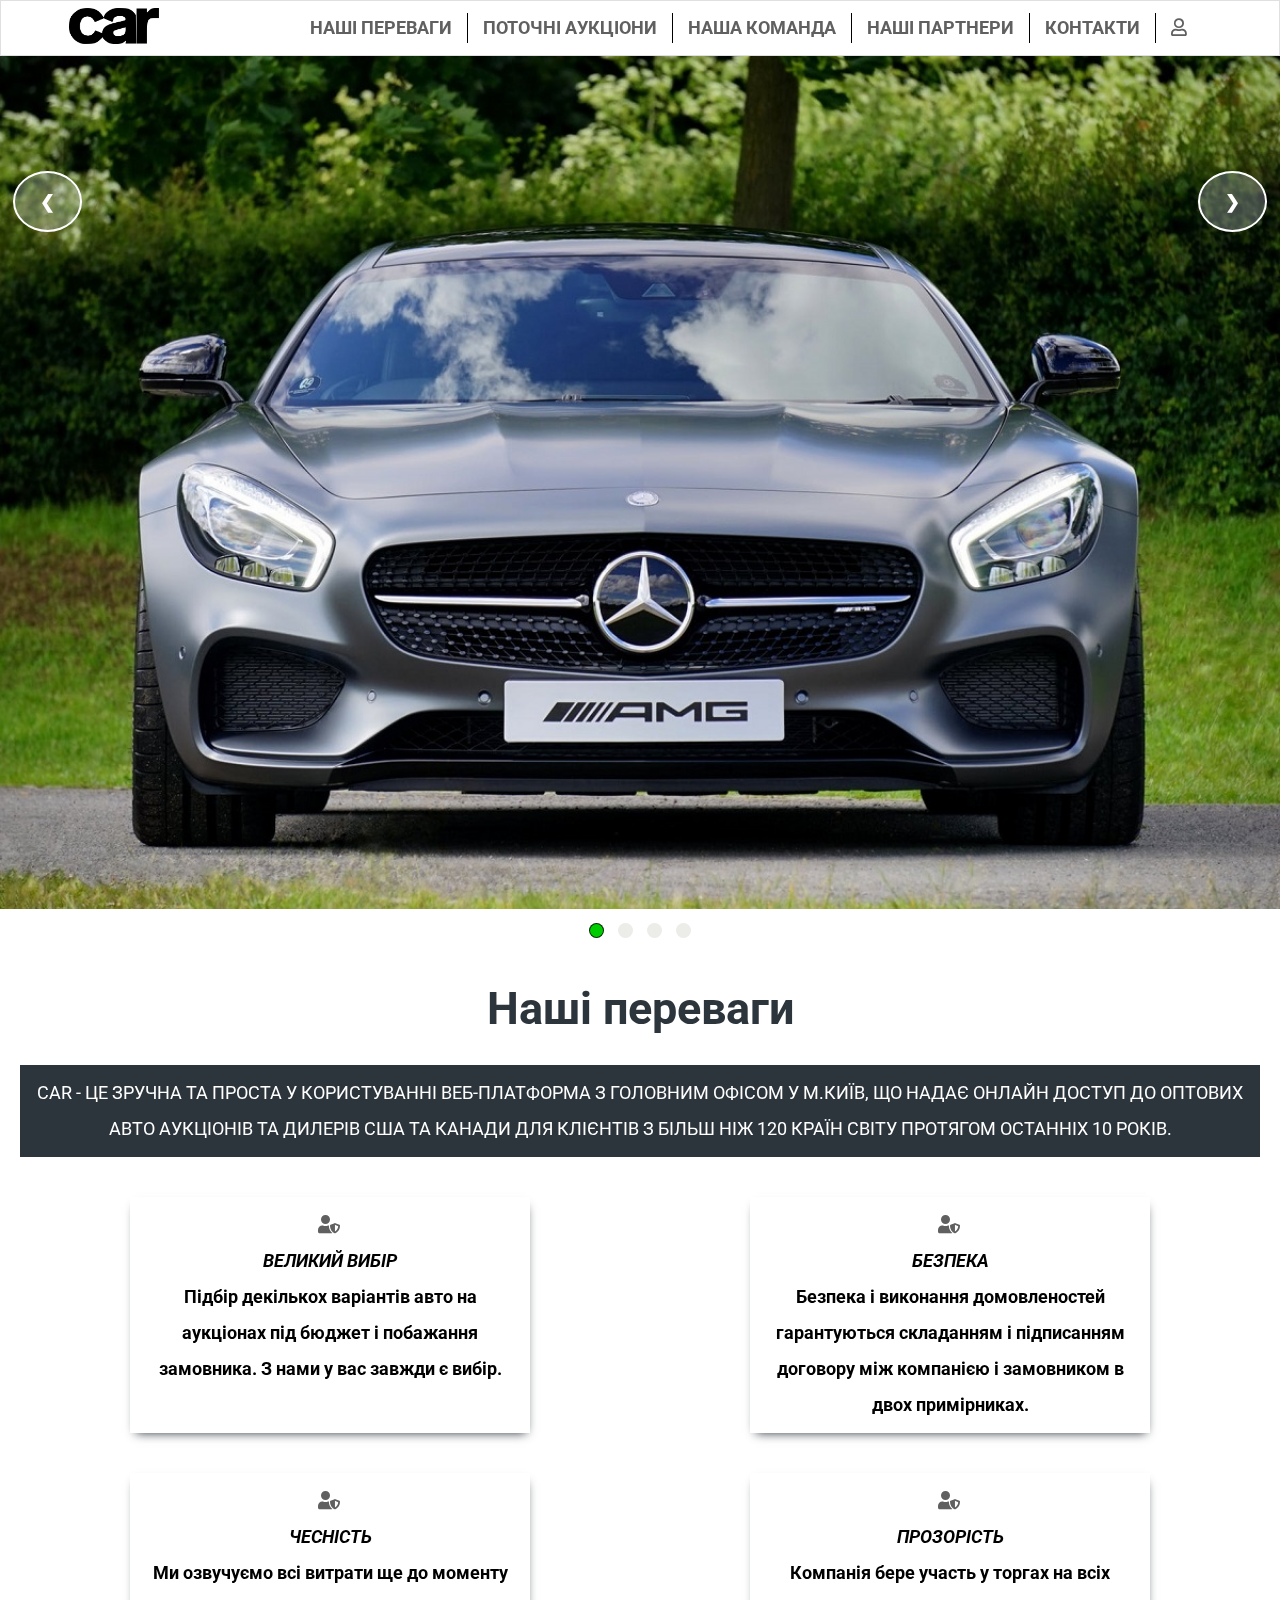
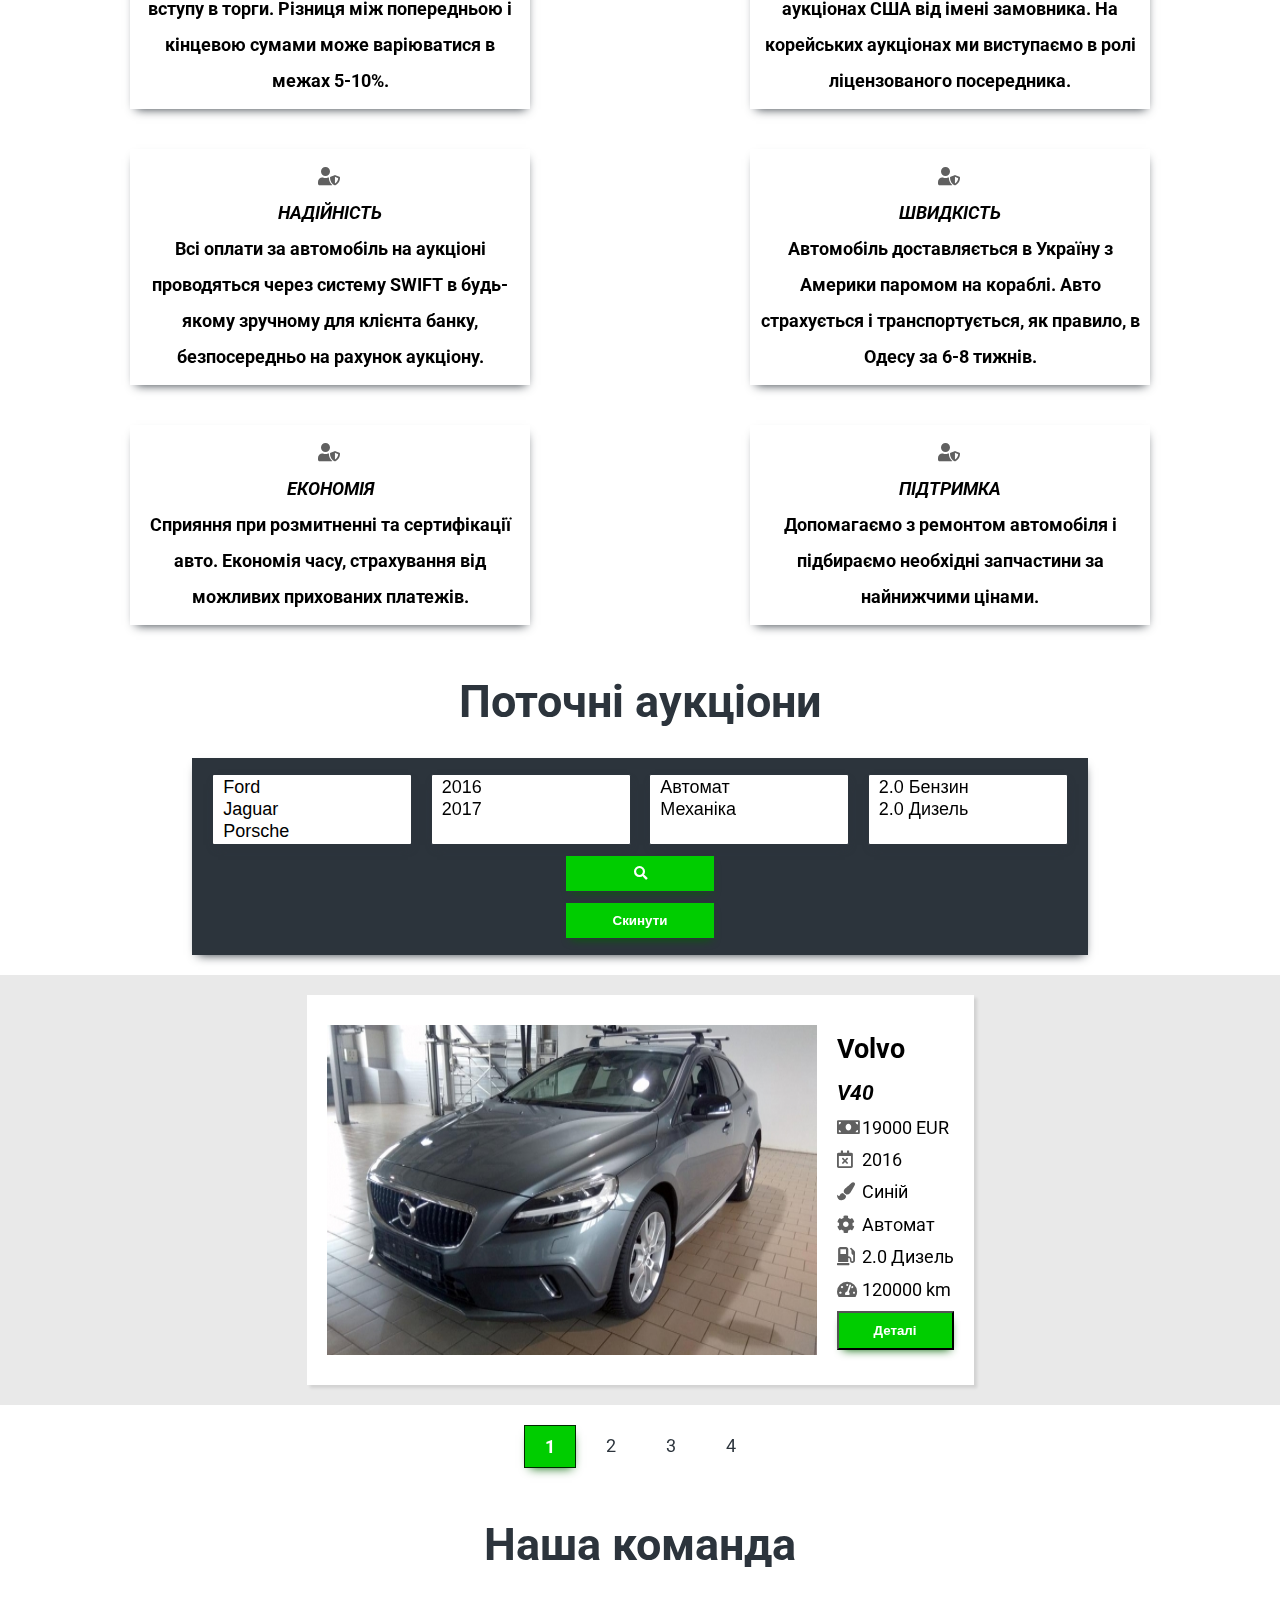
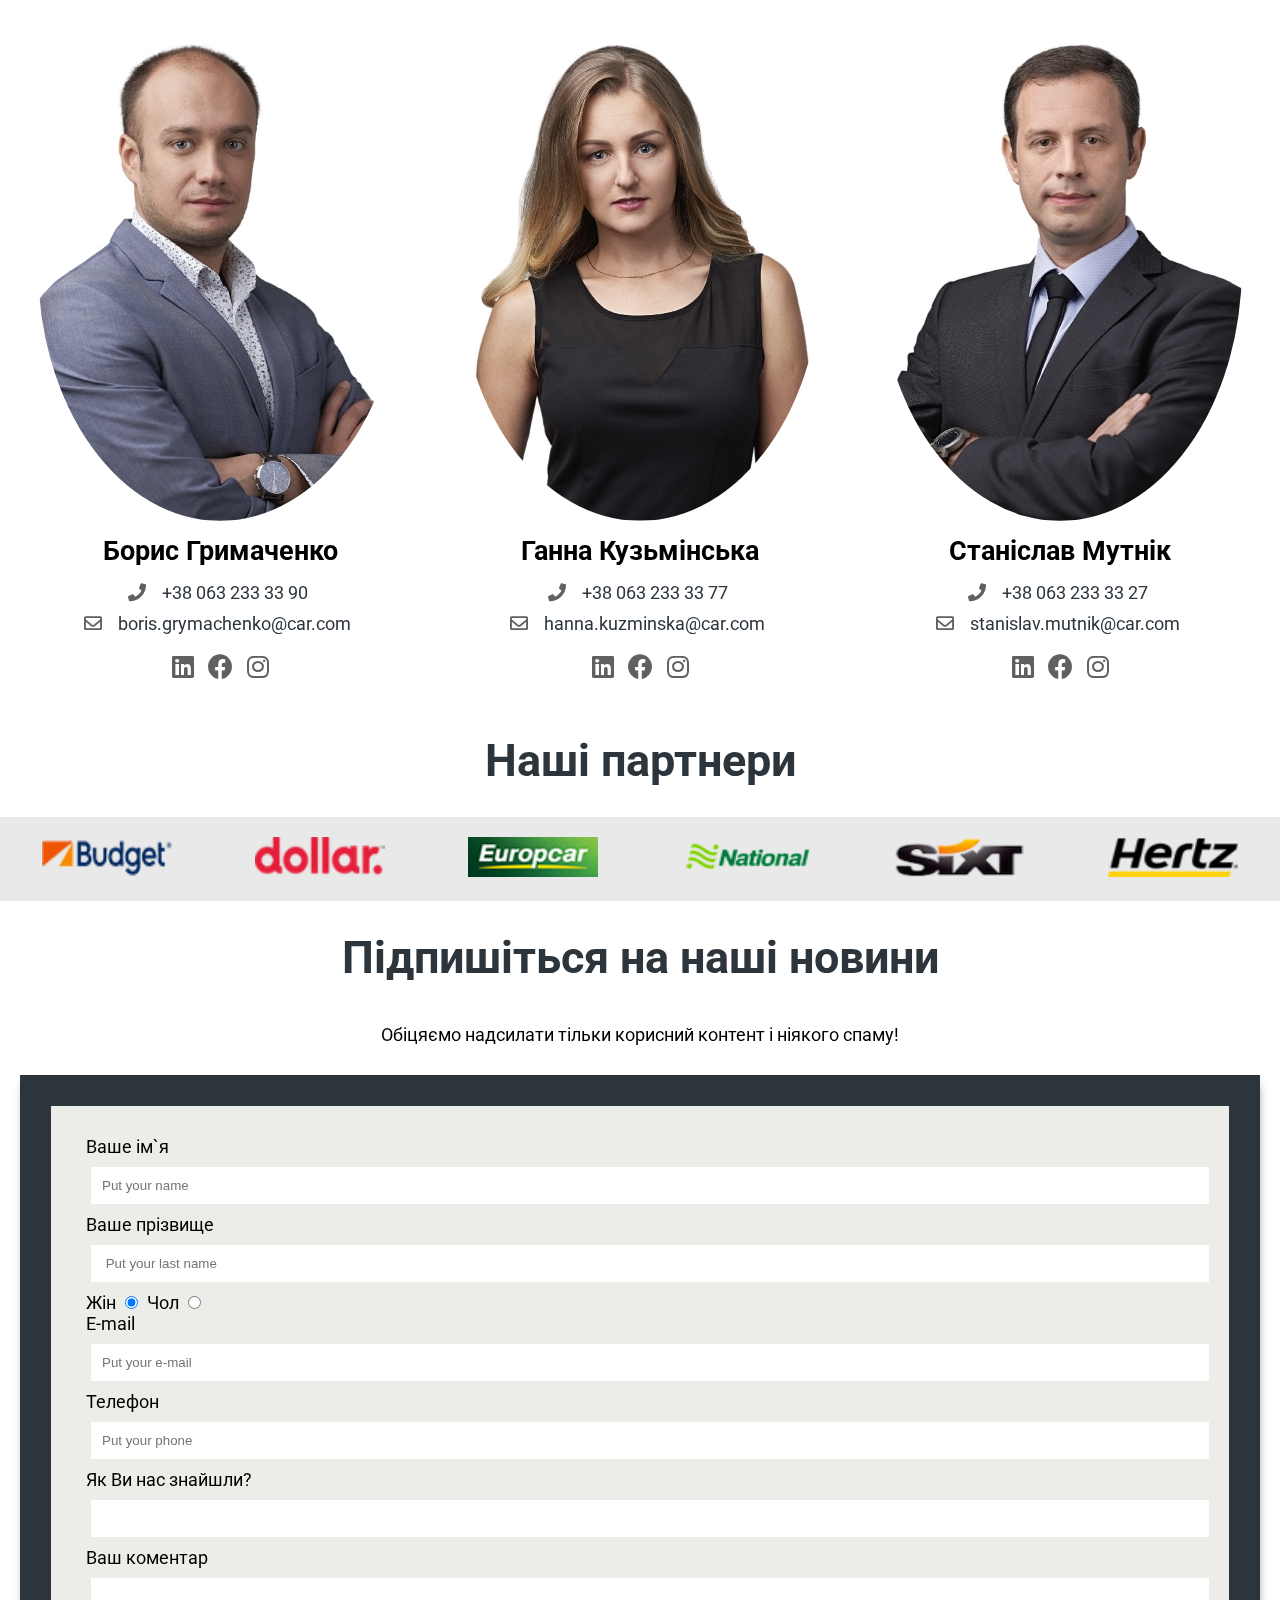
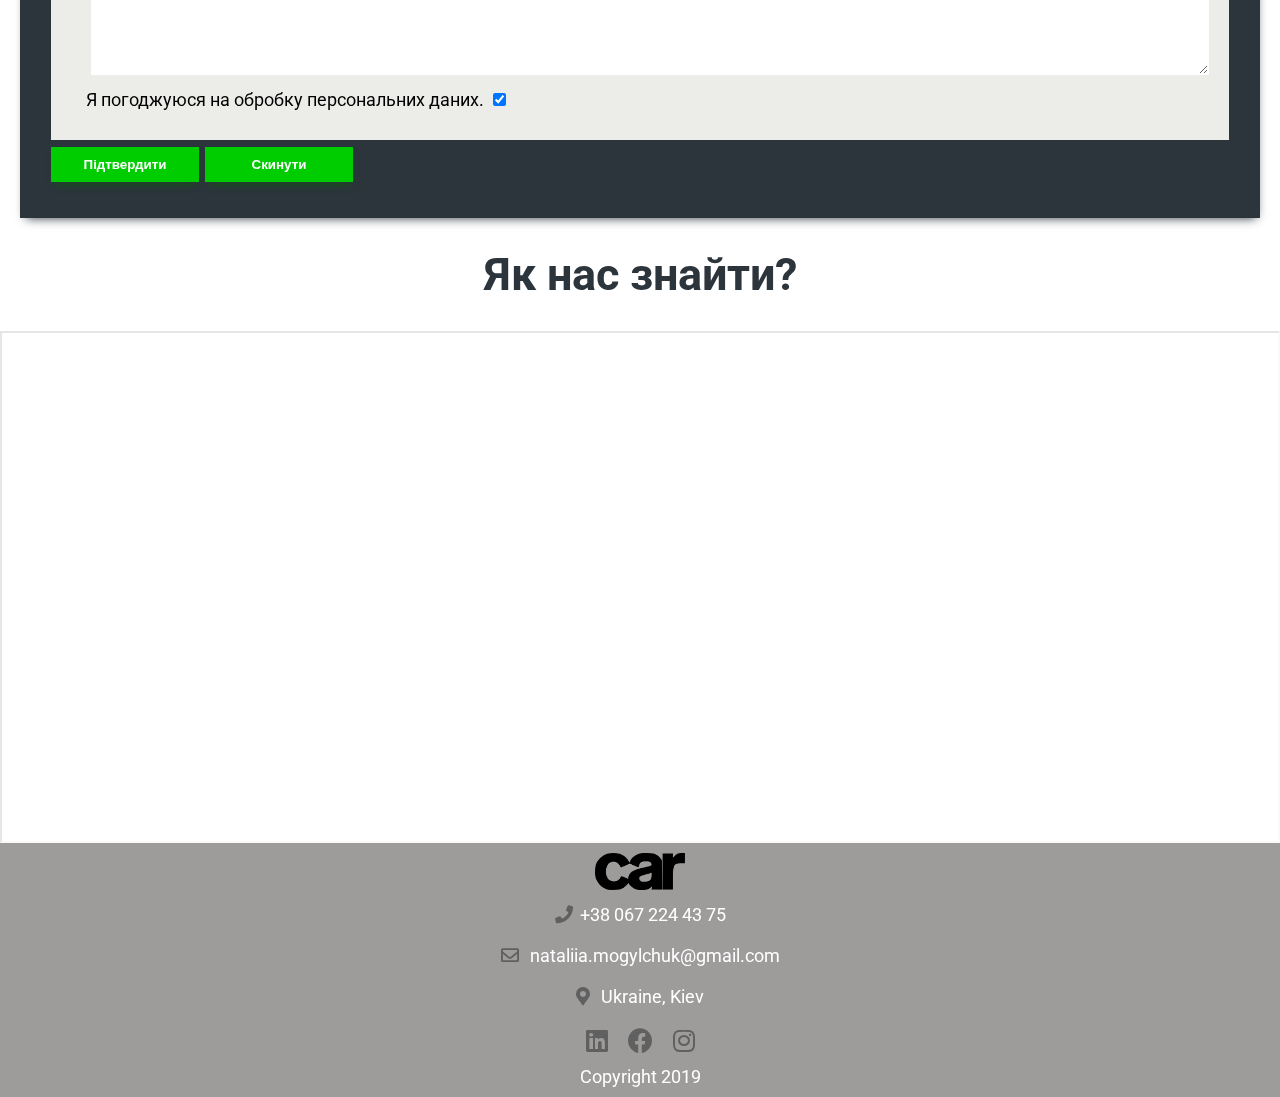
<file: index.html>
<!DOCTYPE html>
<html lang="uk">

<head>
    <title>Сar Auction - головний автомобільний онлайн-аукціон в Україні</title>
    <meta charset="UTF-8">
    <meta name="description"
        content="Пропонуємо великий модельний ряд авто, надійність, чесність, безпеку, сервісну підтримку 24/7. Заходьте та обирайте свою улюблену модель. Станьте на крок ближче до своєї мрії. 067 224 43 75.">
    <meta name="keywords" content="car, кар, аукціон, онлайн-аукціон">
    <meta name="viewport" content="width=device-width, initial-scale=1.0">
    <meta http-equiv="X-UA-Compatible" content="IE-edge">
    <meta name="robots" content="index, follow">
    <link rel="stylesheet" type="text/css" href="style/header.css">
    <link rel="stylesheet" type="text/css" href="style/main.css">
    <link rel="stylesheet" type="text/css" href="style/lots.css">
    <link rel="stylesheet" type="text/css" href="style/footer.css">
    <link rel="stylesheet" type="text/css" href="style/media.css">
    <link rel="stylesheet" href="https://use.fontawesome.com/releases/v5.5.0/css/all.css">
</head>

<body>

    <!-- Menu -->

    <header>
        <div class="header__content">
            <a href="index.html" class="header__logo-container">
                <img class="header__logo" src="img/logo.png" alt="Logo">
            </a>

            <nav>
                <input type="checkbox" id="menu-btn" class="menu-btn">
                <label class="menu-icon" for="menu-btn"><span class="nav-icon"></span></label>

                <ul class="nav">
                    <li class="nav__item">
                        <a href="#advantages__title">Наші переваги</a>

                        <ul class="nav__item-submenu">
                            <li><a href="#" class="nav__item-link">Submenu1</a></li>
                            <li><a href="#" class="nav__item-link">Submenu1</a></li>
                            <li><a href="#" class="nav__item-link">Submenu1</a></li>
                        </ul>
                    </li>

                    <li class="devider"></li>

                    <li class="nav__item">
                        <a href="#auction__title">Поточні аукціони</a>
                        <ul class="nav__item-submenu">
                            <li><a href="#" class="nav__item-link">Submenu1</a></li>
                            <li><a href="#" class="nav__item-link">Submenu1</a></li>
                            <li><a href="#" class="nav__item-link">Submenu1</a></li>
                        </ul>
                    </li>

                    <li class="devider"></li>

                    <li class="nav__item">
                        <a href="#team__title">Наша команда</a>
                        <ul class="nav__item-submenu">
                            <li><a href="#" class="nav__item-link">Submenu1</a></li>
                            <li><a href="#" class="nav__item-link">Submenu1</a></li>
                            <li><a href="#" class="nav__item-link">Submenu1</a></li>
                        </ul>
                    </li>

                    <li class="devider"></li>

                    <li class="nav__item">
                        <a href="#partner__title">Наші партнери</a>
                        <ul class="nav__item-submenu">
                            <li><a href="#" class="nav__item-link">Submenu1</a></li>
                            <li><a href="#" class="nav__item-link">Submenu1</a></li>
                            <li><a href="#" class="nav__item-link">Submenu1</a></li>
                        </ul>
                    </li>

                    <li class="devider"></li>

                    <li class="nav__item">
                        <a href="#footer__contacts">Контакти</a>
                    </li>

                    <li class="devider"></li>

                    <li class="nav__item">
                        <a href="registration_form.html"><i class="far fa-user"></i></a>
                    </li>
                </ul>
            </nav>
        </div>
    </header>

    <main>

        <!-- Slider -->

        <section>
            <figure class="slider">
                <div class="slider__image">
                    <img src="img/slider/slider_photo1.jpeg" style="width: 100%" alt="slider1">
                    <a href=""></a>
                </div>
                <div class="slider__image">
                    <img src="img/slider/slider_photo2.jpg" style="width: 100%" alt="slider2">
                    <a href=""></a>
                </div>
                <div class="slider__image">
                    <img src="img/slider/slider_photo3.jpg" style="width: 100%" alt="slider3">
                    <a href=""></a>
                </div>
                <div class="slider__image">
                    <img src="img/slider/slider_photo4.jpeg" style="width: 100%" alt="slider4">
                    <a href=""></a>
                </div>
                <div class="slider__image">
                    <img src="img/slider/slider_photo1.jpeg" style="width: 100%" alt="slider1">
                    <a href=""></a>
                </div>

                <a class="prev" onclick="plusSlides(-1)">&#10094</a>
                <a class="next" onclick="plusSlides(1)">&#10095</a>
                <div style="text-align: center;">
                    <span class="dot" onclick="currentSlide(1)"></span>
                    <span class="dot" onclick="currentSlide(2)"></span>
                    <span class="dot" onclick="currentSlide(3)"></span>
                    <span class="dot" onclick="currentSlide(4)"></span>
                </div>
            </figure>
        </section>

        <!-- Advantages -->

        <section>
            <h2 id="advantages__title">Наші переваги</h2>
            <p class="advantages__details"> СAR - це зручна та проста у користуванні веб-платформа з
                головним офісом у м.Київ, що надає онлайн доступ до оптових авто аукціонів та дилерів США та
                Канади для клієнтів з більш ніж 120 країн світу протягом останніх 10 років.</p>
            <div class="advantages"></div>
        </section>

        <!-- Search button -->

        <section>
            <h2 id="auction__title">Поточні аукціони</h2>
            <form class="search" action="#" method="get">
                <select id="brand" name="brand" size="3"></select>
                <select id="year" name="year" size="3"></select>
                <select id="gearbox" name="gearbox" size="3"></select>
                <select id="engine" name="engine" size="3"></select>
                <div class="search__buttons">
                    <button type="submit" onclick="return searchLots();">
                        <i class="fa fa-search"></i>
                    </button>
                    <input type="reset" onclick="return clearSearch();" value="Скинути">
                </div>
            </form>

            <!-- Auction -->
            <div id="auction__lots"></div>
        </section>

        <!-- Pagination -->

        <section id="pagination"></section>

        <!-- Team -->

        <section>
            <h2 id="team__title">Наша команда</h2>
            <div class="team"></div>
        </section>

        <!-- Partnerts -->

        <section>
            <h2 id="partner__title">Наші партнери</h2>
            <div class="partner__logos" id="partners"></div>
        </section>

        <!-- Contact information -->
        <h2 id="form__title">Підпишіться на наші новини</h2>
        <p class="form__description">Обіцяємо надсилати тільки корисний контент і ніякого спаму!</p>
        <form class="contact" action="#" method="post" target="_blank">
            <fieldset>
                <label for="firstname">Ваше ім`я</label>
                <input id="firstname" type="text" name="firstname" pattern="[A-Za-z]{1,32}"
                    title=" Your name should only contain upper and lowercase letters (e.g. Ivan)"
                    placeholder="Put your name" size="30" maxlength="100" required>

                <label for="lastname">Ваше прізвище</label>
                <input id="lastname" type="text" name="lastname" pattern="[A-Za-z]{1,32}"
                    title=" Your last name should only contain upper and lowercase letters (e.g. Ivanov)"
                    placeholder=" Put your last name" required>

                <label for="female">Жін</label>
                <input id="female" type="radio" name="gender" value="female" checked>

                <label for="male">Чол</label>
                <input id="male" type="radio" name="gender" value="female">
                <br />
                <label for="mail">E-mail</label>
                <input id="mail" type="email" title="Your e-mail should contain @ (e.g. ivanov@gmail.com)"
                    placeholder="Put your e-mail" required>

                <label for="phone">Телефон</label>
                <input id="phone" type="tel" pattern="^\+38 \d{3}-\d{3}-\d{2}-\d{2}"
                    title="Your phone should only contain numbers and format +38 000-000-00-00)"
                    placeholder="Put your phone" required>

                <label for="networks">Як Ви нас знайшли?</label>
                <input type="text" name="networks" id="networks" list="networks_list">

                <datalist id="networks_list">
                    <option value="website"></option>
                    <option value="facebook"></option>
                    <option value="instagram"></option>
                    <option value="friends recommendation"></option>
                </datalist>

                <label for="message">Ваш коментар</label>
                <textarea id="message" name="message" rows="5" cols="30" maxlength="1000"></textarea>

                <label for="data">Я погоджуюся на обробку персональних даних.</label>
                <input id="data" type="checkbox" checked required>
            </fieldset>

            <input type="submit" value="Підтвердити">
            <input type="reset" value="Скинути">
        </form>


        <!-- Map -->

        <section>
            <h2 id="map__title">Як нас знайти?</h2>
            <div id="map">
                <iframe
                    src="https://www.google.com/maps/embed?pb=!1m18!1m12!1m3!1d2541.1905986436523!2d30.619127916026933!3d50.437550379473635!2m3!1f0!2f0!3f0!3m2!1i1024!2i768!4f13.1!3m3!1m2!1s0x40d4c568143feba1%3A0x81deed3e317d95af!2z0JrQvtC80YTQvtGA0YIg0KLQsNGD0L0!5e0!3m2!1sru!2sua!4v1573592954615!5m2!1sru!2sua"
                    allowfullscreen="">
                </iframe>
            </div>
        </section>
    </main>

    <footer>
        <div id="footer__contacts">
            <a href="#" class="header__logo-container">
                <img class="header__logo" src="img/logo.png" alt="Logo">
            </a>
            <p class="footer__phone"><i class="fas fa-phone"></i><a href="tel:+380672244375" title="Call me!">+38
                    067
                    224 43
                    75</a></p>
            <p class="footer__mail"><i class="far fa-envelope"></i> <a href="mailto:nataliia.mogylchuk@gmail.com"
                    title="Write me!" target="_blank">nataliia.mogylchuk@gmail.com</a></p>
            <p class="footer__address"><i class="fas fa-map-marker-alt"></i>Ukraine, Kiev</p>
            <div class="footer__network">
                <a href="https://ua.linkedin.com/in/nataliia-mogylchuk-68328667" title="Visit my Linkedin page"
                    target="_blank"><i class="fab fa-linkedin"></i></a>
                <a href="https://www.facebook.com/public/Nataliia-Mogylchuk" title="Visit my Facebook page"
                    target="_blank"><i class="fab fa-facebook"></i></a>
                <a href="http://www.autgram.com/u/natalka_mogylchuk" title="Visit my Instagram page" target="_blank"><i
                        class="fab fa-instagram"></i></a>
            </div>
            <p class="footer__owner">Copyright 2019</p>
        </div>
    </footer>



    <script type="text/javascript" src="script/data_lots.js"></script>
    <script type="text/javascript" src="script/template_lot.js"></script>

    <script type="text/javascript" src="script/main.js"></script>
    <script type="text/javascript" src="script/data_advantages.js"></script>
    <script type="text/javascript" src="script/template_advantage.js"></script>
    <script type="text/javascript" src="script/slider_main.js"></script>
    <script type="text/javascript" src="script/data_partners.js"></script>
    <script type="text/javascript" src="script/template_partner.js"></script>

    <script type="text/javascript" src="script/data_team_members.js"></script>
    <script type="text/javascript" src="script/template_team_member.js"></script>
</body>

</html>
</file>
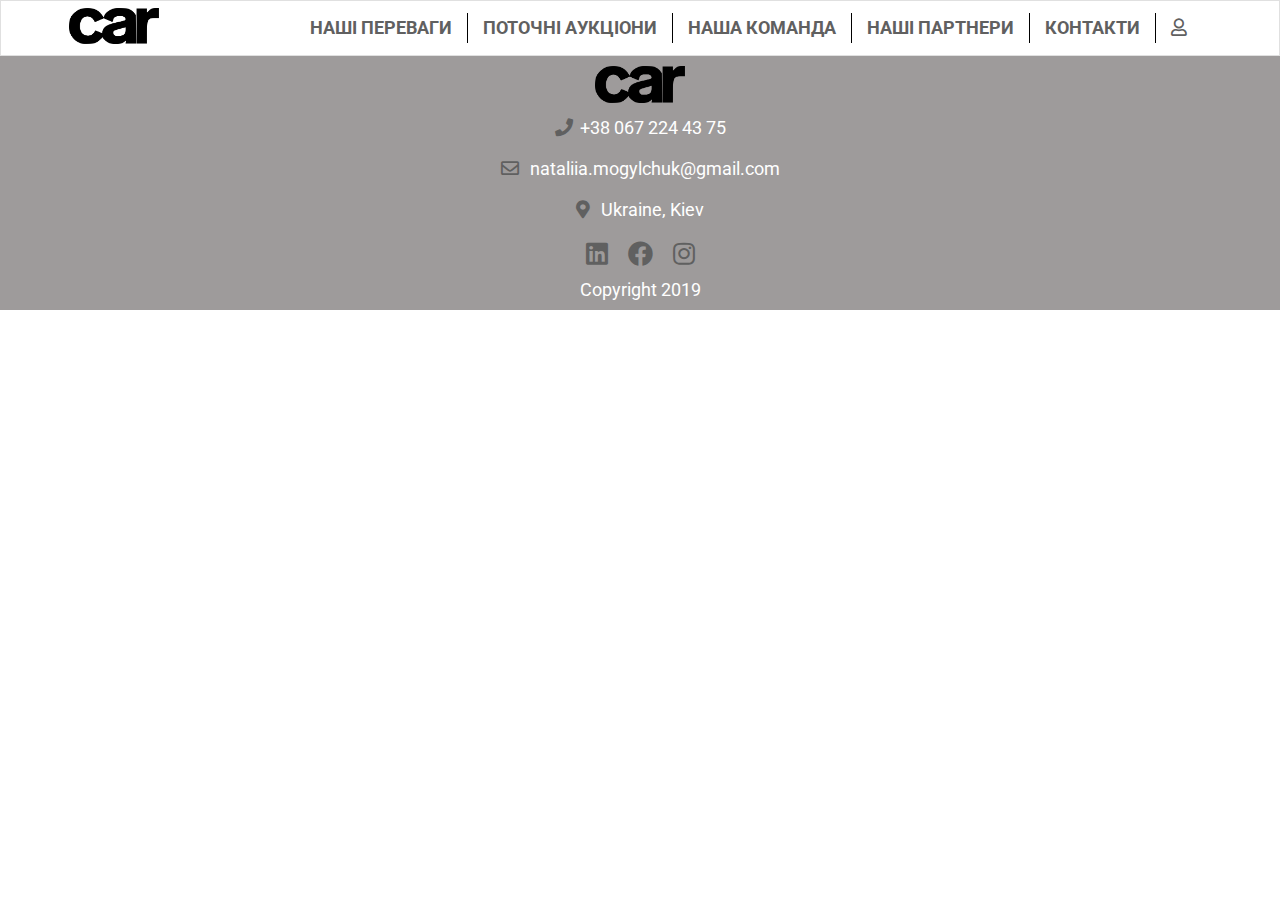
<file: lots_card.html>
<!DOCTYPE html>
<html lang="uk">

<head>
 <title>Сar Auction - головний автомобільний онлайн-аукціон в Україні</title>
    <meta charset="UTF-8">
    <meta name="description" content="Пропонуємо великий модельний ряд авто, надійність, чесність, безпеку, сервісну підтримку 24/7. Заходьте та обирайте свою улюблену модель. Станьте на крок ближче до своєї мрії. 067 224 43 75.">
    <meta name="keywords" content="car, кар, аукціон, онлайн-аукціон"> 
    <meta name="viewport" content="width=device-width, initial-scale=1.0">
    <meta http-equiv="X-UA-Compatible" content="IE-edge">
    <meta name="robots" content="index, follow">
    <link rel="stylesheet" type="text/css" href="style/header.css">
    <link rel="stylesheet" type="text/css" href="style/main.css">
    <link rel="stylesheet" type="text/css" href="style/lots.css">
    <link rel="stylesheet" type="text/css" href="style/footer.css">
    <link rel="stylesheet" type="text/css" href="style/media.css">
    <link rel="stylesheet" href="https://use.fontawesome.com/releases/v5.5.0/css/all.css">
</head>

<body>
  <!-- Menu -->

  <header>
    <div class="header__content">
        <a href="index.html" class="header__logo-container">
            <img class="header__logo" src="img/logo.png" alt="Logo">
        </a>

        <nav>
            <input type="checkbox" id="menu-btn" class="menu-btn"></input>
            <label class="menu-icon" for="menu-btn"><span class="nav-icon"></span></label>

            <ul class="nav">
                <li class="nav__item">
                    <a href="index.html#advantages__title">Наші переваги</a>

                    <ul class="nav__item-submenu">
                        <li><a href="#" class="nav__item-link">Submenu1</a></li>
                        <li><a href="#" class="nav__item-link">Submenu1</a></li>
                        <li><a href="#" class="nav__item-link">Submenu1</a></li>
                    </ul>
                </li>

                <li class="devider"></li>

                <li class="nav__item">
                    <a href="index.html#auction__title">Поточні аукціони</a>
                    <ul class="nav__item-submenu">
                        <li><a href="#" class="nav__item-link">Submenu1</a></li>
                        <li><a href="#" class="nav__item-link">Submenu1</a></li>
                        <li><a href="#" class="nav__item-link">Submenu1</a></li>
                    </ul>
                </li>

                <li class="devider"></li>

                <li class="nav__item">
                    <a href="index.html#team__title">Наша команда</a>
                    <ul class="nav__item-submenu">
                        <li><a href="#" class="nav__item-link">Submenu1</a></li>
                        <li><a href="#" class="nav__item-link">Submenu1</a></li>
                        <li><a href="#" class="nav__item-link">Submenu1</a></li>
                    </ul>
                </li>

                <li class="devider"></li>

                <li class="nav__item">
                    <a href="index.html#partner__title">Наші партнери</a>
                    <ul class="nav__item-submenu">
                        <li><a href="#" class="nav__item-link">Submenu1</a></li>
                        <li><a href="#" class="nav__item-link">Submenu1</a></li>
                        <li><a href="#" class="nav__item-link">Submenu1</a></li>
                    </ul>
                </li>

                <li class="devider"></li>

                <li class="nav__item">
                    <a href="#footer__contacts">Контакти</a>
                </li>
                
                <li class="devider"></li>

                <li class="nav__item">
                    <a href="registration_form.html"><i class="far fa-user"></i></a>
                </li>
            </ul>
        </nav>
    </div>
</header>

  <main>
    <div id="lot__fullinformation"></div>
  </main>

  <footer>
    <div id="footer__contacts">
        <a href="#" class="header__logo-container">
            <img class="header__logo" src="img/logo.png" alt="Logo">
        </a>
        <p class="footer__phone"><i class="fas fa-phone"></i><a href="tel:+380672244375" title="Call me!">+38
                067
                224 43
                75</a></p>
        <p class="footer__mail"><i class="far fa-envelope"></i> <a href="mailto:nataliia.mogylchuk@gmail.com"
                title="Write me!" target="_blank">nataliia.mogylchuk@gmail.com</a></p>
        <p class="footer__address"><i class="fas fa-map-marker-alt"></i>Ukraine, Kiev</p>
        <div class="footer__network">
            <a href="https://ua.linkedin.com/in/nataliia-mogylchuk-68328667" title="Visit my Linkedin page"
                target="_blank"><i class="fab fa-linkedin"></i></a>
            <a href="https://www.facebook.com/public/Nataliia-Mogylchuk" title="Visit my Facebook page"
                target="_blank"><i class="fab fa-facebook"></i></a>
            <a href="http://www.autgram.com/u/natalka_mogylchuk" title="Visit my Instagram page"
                target="_blank"><i class="fab fa-instagram"></i></a>
        </div>
        <p class="footer__owner">Copyright 2019</p>
    </div>
</footer>

  <script type="text/javascript" src="script/template_lots_card.js"></script>
  <script type="text/javascript" src="script/slider_lot.js"></script>

</body>

</html>
</file>
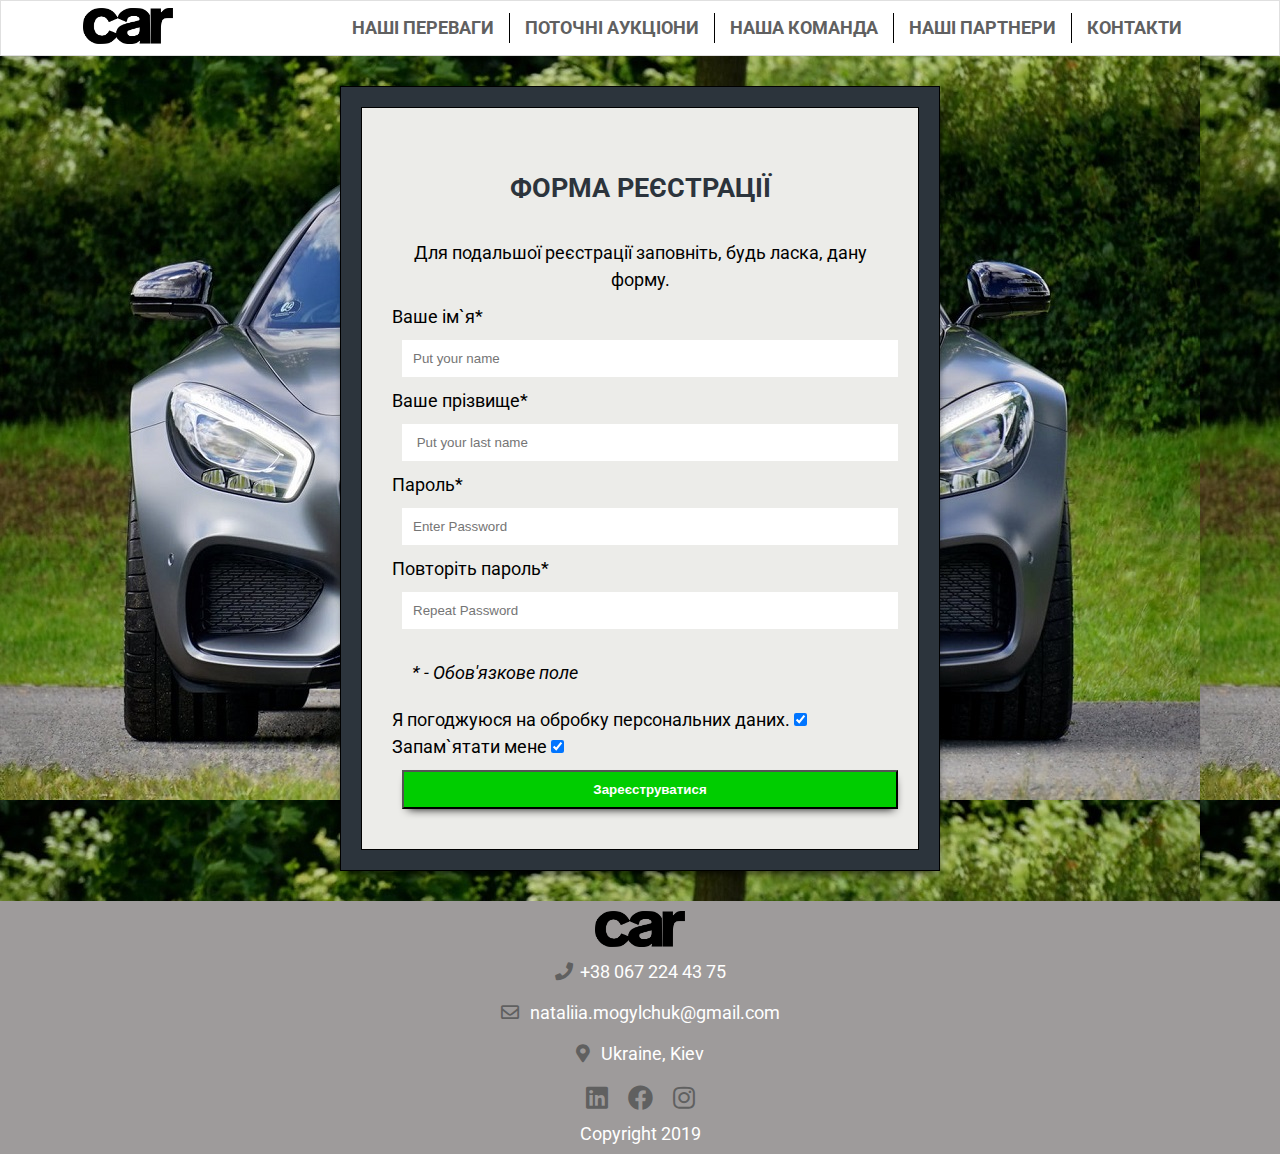
<file: registration_form.html>
<!DOCTYPE html>
<html lang="uk">

<head>
    <title>Сar Auction - головний автомобільний онлайн-аукціон в Україні</title>
    <meta charset="UTF-8">
    <meta name="description"
        content="Пропонуємо великий модельний ряд авто, надійність, чесність, безпеку, сервісну підтримку 24/7. Заходьте та обирайте свою улюблену модель. Станьте на крок ближче до своєї мрії. 067 224 43 75.">
    <meta name="keywords" content="car, кар, аукціон, онлайн-аукціон">
    <meta name="viewport" content="width=device-width, initial-scale=1.0">
    <meta http-equiv="X-UA-Compatible" content="ie-edge">
    <meta name="robots" content="index, follow">
    <link rel="stylesheet" type="text/css" href="style/main.css">
    <link rel="stylesheet" type="text/css" href="style/header.css">
    <link rel="stylesheet" type="text/css" href="style/footer.css">
    <link rel="stylesheet" type="text/css" href="style/media.css">
    <link rel="stylesheet" type="text/css" href="style/registration_form.css">
    <link rel="stylesheet" href="https://use.fontawesome.com/releases/v5.5.0/css/all.css">
</head>

<body>

    <!-- Menu -->

    <header>
        <div class="header__content">
            <a href="index.html" class="header__logo-container">
                <img class="header__logo" src="img/logo.png" alt="Logo">
            </a>

            <nav>
                <input type="checkbox" id="menu-btn" class="menu-btn">
                <label class="menu-icon" for="menu-btn"><span class="nav-icon"></span></label>

                <ul class="nav">
                    <li class="nav__item">
                        <a href="index.html#advantages__title">Наші переваги</a>

                        <ul class="nav__item-submenu">
                            <li><a href="#" class="nav__item-link">Submenu1</a></li>
                            <li><a href="#" class="nav__item-link">Submenu1</a></li>
                            <li><a href="#" class="nav__item-link">Submenu1</a></li>
                        </ul>
                    </li>

                    <li class="devider"></li>

                    <li class="nav__item">
                        <a href="index.html#auction__title">Поточні аукціони</a>
                        <ul class="nav__item-submenu">
                            <li><a href="#" class="nav__item-link">Submenu1</a></li>
                            <li><a href="#" class="nav__item-link">Submenu1</a></li>
                            <li><a href="#" class="nav__item-link">Submenu1</a></li>
                        </ul>
                    </li>

                    <li class="devider"></li>

                    <li class="nav__item">
                        <a href="index.html#team__title">Наша команда</a>
                        <ul class="nav__item-submenu">
                            <li><a href="#" class="nav__item-link">Submenu1</a></li>
                            <li><a href="#" class="nav__item-link">Submenu1</a></li>
                            <li><a href="#" class="nav__item-link">Submenu1</a></li>
                        </ul>
                    </li>

                    <li class="devider"></li>

                    <li class="nav__item">
                        <a href="index.html#partner__title">Наші партнери</a>
                        <ul class="nav__item-submenu">
                            <li><a href="#" class="nav__item-link">Submenu1</a></li>
                            <li><a href="#" class="nav__item-link">Submenu1</a></li>
                            <li><a href="#" class="nav__item-link">Submenu1</a></li>
                        </ul>
                    </li>

                    <li class="devider"></li>

                    <li class="nav__item">
                        <a href="#footer__contacts">Контакти</a>
                    </li>
                </ul>
            </nav>
        </div>
    </header>

    <form class="registration__form" action="#" method="post" target="_blank">
        <fieldset>
            <h2 id="registration__title">Форма реєстрації</h2>
            <p class="registration__description">Для подальшої реєстрації заповніть, будь ласка, дану форму.</p>

            <label for="firstname">Ваше ім`я<span>*</span></label>
            <input id="firstname" type="text" name="firstname" pattern="[A-Za-z]{1,32}"
                title=" Your name should only contain upper and lowercase letters (e.g. Ivan)"
                placeholder="Put your name" size="30" maxlength="100" required>

            <label for="lastname">Ваше прізвище<span>*</span></label>
            <input id="lastname" type="text" name="lastname" pattern="[A-Za-z]{1,32}"
                title=" Your last name should only contain upper and lowercase letters (e.g. Ivanov)"
                placeholder=" Put your last name" required>

            <label for="password">Пароль<span>*</span></label>
            <input type="password" placeholder="Enter Password" id="password" required>

            <label for="password-repeat">Повторіть пароль<span>*</span></label>
            <input type="password" placeholder="Repeat Password" id="password-repeat" required>

            <p class="required"> * - Обов'язкове поле</p>

            <label for="data">Я погоджуюся на обробку персональних даних.</label>
            <input id="data" type="checkbox" id="personal-data" checked required>

            <label for="remember">Запам`ятати мене</label>
            <input type="checkbox" id="remember" checked required>

            <input type="submit" value="Зареєструватися">
        </fieldset>
    </form>

    <footer>
        <div id="footer__contacts">
            <a href="#" class="header__logo-container">
                <img class="header__logo" src="img/logo.png" alt="Logo">
            </a>
            <p class="footer__phone"><i class="fas fa-phone"></i><a href="tel:+380672244375" title="Call me!">+38
                    067
                    224 43
                    75</a></p>
            <p class="footer__mail"><i class="far fa-envelope"></i> <a href="mailto:nataliia.mogylchuk@gmail.com"
                    title="Write me!" target="_blank">nataliia.mogylchuk@gmail.com</a></p>
            <p class="footer__address"><i class="fas fa-map-marker-alt"></i>Ukraine, Kiev</p>
            <div class="footer__network">
                <a href="https://ua.linkedin.com/in/nataliia-mogylchuk-68328667" title="Visit my Linkedin page"
                    target="_blank"><i class="fab fa-linkedin"></i></a>
                <a href="https://www.facebook.com/public/Nataliia-Mogylchuk" title="Visit my Facebook page"
                    target="_blank"><i class="fab fa-facebook"></i></a>
                <a href="http://www.autgram.com/u/natalka_mogylchuk" title="Visit my Instagram page" target="_blank"><i
                        class="fab fa-instagram"></i></a>
            </div>
            <p class="footer__owner">Copyright 2019</p>
        </div>
    </footer>

</body>

</html>
</file>
<file: style/header.css>
/* header */

.header__content {
    display: flex;
    flex-wrap: wrap;
    justify-content: space-around;
    align-items: center;
    width: 100%;
    background: #ffffff;
    border: 1px solid #e0e0e0;
}

.header__logo-container img {
    width: 5em;
}

nav ul {
    display: flex;
    flex-wrap: wrap;
    justify-content: space-around;
}

nav ul li {
    position: relative;
    list-style: none;
}

nav ul li a {
    text-decoration: none;
    color: #606060;
    display: block;
    text-transform: uppercase;
    text-align: center;
    font-weight: bold;
    line-height: 3;
    padding: 0 5px;
    margin: 0 10px;  
}

nav ul li a:hover {
    color: #c00000;
}

nav ul li>.nav__item-submenu {
    position: absolute;
    display: none;
    background: white;
    list-style: none;
}

nav li:hover>.nav__item-submenu {
    display: block;
    visibility: visible;
    opacity: 1;
    z-index: 5;
    border-bottom: 5px solid #c00000;
    justify-content: left;
    width: 100%;
}

.devider {
    width: 1px;
    height: 30px;
    margin: auto;
    background: black;
}

.nav-icon {
    background: #000000;
    height: 2px;
    width: 18px;
    display: block;
    position: relative;
    text-align: center;
    cursor: pointer;
}

.nav-icon::before, .nav-icon::after {
    position: absolute;
    content: "";
    background: #000000;
    display: block;
    height: 2px;
    width: 18px;
}

.nav-icon::before {
    top: 5px;
}

.nav-icon::after {
    top: -5px;
}

#menu-btn:checked~.menu-icon .nav-icon {
    background: transparent;
}

#menu-btn:checked~.menu-icon .nav-icon:before {
    transform: rotate(-45deg);
}

#menu-btn:checked~.menu-icon .nav-icon:after {
    transform: rotate(45deg);
}

#menu-btn:checked~.menu-icon:not(.steps) .nav-icon::before, #menu-btn:checked~.menu-icon:not(.steps) .nav-icon::before {
    top: -5px;
}

#menu-btn, .nav-icon {
    display: none;
}
</file>
<file: style/main.css>
@import url('https://fonts.googleapis.com/css?family=Roboto:300,300i,500,700&display=swap');
@font-face {
    font-family: 'Roboto', sans-serif;
    scr: url(../fonts/Roboto/Roboto-Bold.ttf) format("truetype");
    scr: url(../fonts/Roboto/Roboto-Italic.ttf) format("truetype");
    scr: url(../fonts/Roboto/Roboto-Light.ttf) format("truetype");
    scr: url(../fonts/Roboto/Roboto-Medium.ttf) format("truetype");
}

* {
    margin: 0;
    padding: 0;
    -webkit-box-sizing: border-box;
    box-sizing: border-box;
}

body {
    font-family: 'Roboto', sans-serif;
    font-size: 18px;
}

/* search button */

#search__title {
    font-size: 2.5em;
    color: #2c343c;
    text-align: center;
    padding: 10px;
    margin: 20px;
}

form.search {
    display: flex;
    display: -webkit-box;
    display: -moz-box;
    display: -webkit-flex;
    display: -ms-flexbox;
    flex-wrap: wrap;
    -webkit-flex-wrap: wrap;
	-ms-flex-wrap: wrap;
    justify-content: space-around;
    -webkit-box-pack: space-around;
    -webkit-justify-content: space-around;
    -ms-flex-pack: space-around;
    width: 70%;
    margin: 20px auto;
    padding: 10px;
    border: 1px solid #2c343c;
    background: #2c343c;
    z-index: 6;
    box-shadow: 1px 5px 10px -5px #2c343c;
}

form.search #brand, form.search #model, form.search #year, form.search #gearbox, form.search #engine {
    padding: 2px 10px;
    border: 1px solid #2c343c;
    background: #ffffff;
    width: 200px;
    font-size: 1em;
    margin: 5px;
    box-shadow: 1px 5px 10px -5px #2c343c;
}

.search__buttons {
    display: flex;
    display: -webkit-box;
    display: -moz-box;
    display: -webkit-flex;
    display: -ms-flexbox;
    justify-content: space-around;
    -webkit-box-pack: space-around;
    -webkit-justify-content: space-around;
    -ms-flex-pack: space-around;
    flex-wrap: wrap;
    -webkit-flex-wrap: wrap;
	-ms-flex-wrap: wrap;
    flex-direction: column;
    -webkit-box-orient: vertical;
    -webkit-box-direction: normal;
    -webkit-flex-direction: column;
    -ms-flex-direction: column;
}

.search__buttons [type="submit"], .search__buttons [type="reset"] {
    padding: 10px;
    background: #00cd00;
    box-shadow: 1px 5px 10px -5px #006400;
    color: #ffffff;
    border: 1px solid #2c343c;
    cursor: pointer;
    width: 150px;
    margin: 5px;
    font-size: 1.2;
}

form.search button:hover {
    background: #0d8f0d;
}

/* advantages */

#advantages__title {
    font-size: 2.5em;
    color: #2c343c;
    text-align: center;
    padding: 10px;
    margin: 20px;
}

.advantages {
    display: flex;
    display: -webkit-box;
    display: -moz-box;
    display: -webkit-flex;
    display: -ms-flexbox;
    justify-content: space-around;
    -webkit-box-pack: space-around;
    -webkit-justify-content: space-around;
    -ms-flex-pack: space-around;
    flex-wrap: wrap;
    -webkit-flex-wrap: wrap;
	-ms-flex-wrap: wrap;
    margin: 20px;
}

.advantages__details {
    padding: 10px;
    margin: 20px;
    text-align: center;
    line-height: 2;
    background: #2c343c;
    color: #ffffff;
    text-transform: uppercase;
}

.advantages__item {
    background: #ffffff;
    box-shadow: 1px 5px 10px -5px #2c343c;
    width: 400px;
    padding: 10px;
    margin: 20px;
    border: #2c343c;
    text-align: center;
    line-height: 2;
}

.advantages__item:hover {
    background: #f3f6fd;
    box-shadow: 1px 5px 10px -5px #2c343c;
}

.advantages__subtitle {
    text-align: center;
    font-weight: bold;
    text-transform: uppercase;
}

.advantages__description {
    text-align: center;
    font-weight: bold;
}

/*auction */

#auction__title {
    font-size: 2.5em;
    color: #2c343c;
    text-align: center;
    padding: 10px;
    margin: 20px;
}

#auction__lots {
    display: flex;
    display: -webkit-box;
    display: -moz-box;
    display: -webkit-flex;
    display: -ms-flexbox;
    justify-content: space-around;
    -webkit-box-pack: space-around;
    -webkit-justify-content: space-around;
    -ms-flex-pack: space-around;
    flex-wrap: wrap;
    -webkit-flex-wrap: wrap;
	-ms-flex-wrap: wrap;
    background: #e9e9e9;
    overflow-y: scroll;
    height: 430px;
    
}

.auction__item {
    display: flex;
    display: -webkit-box;
    display: -moz-box;
    display: -webkit-flex;
    display: -ms-flexbox;
    flex-wrap: wrap;
    -webkit-flex-wrap: wrap;
	-ms-flex-wrap: wrap;
    justify-content: space-between;
    -webkit-box-pack: space-between;
    -webkit-justify-content: space-between;
    -ms-flex-pack: space-between;
    flex-direction: row;
    -webkit-box-pack: space-between;
    -webkit-justify-content: space-between;
    -ms-flex-pack: space-between;
    background: #ffffff;
    box-shadow: 3px 3px 3px rgba(0, 0, 0, .1);
    border: #2c343c;
    padding: 30px 10px;
    margin: 20px;
    max-width: 670px;
}

.auction__item-model {
    font-style: italic;
}

.auction__item-block {
    display: flex;
    display: -webkit-box;
    display: -moz-box;
    display: -webkit-flex;
    display: -ms-flexbox;
    flex-wrap: nowrap;
    -webkit-flex-wrap: nowrap;
	-ms-flex-wrap: nowrap;
    justify-content: space-around;
    -webkit-box-pack: space-around;
    -webkit-justify-content: space-around;
    -ms-flex-pack: space-around;
}

.auction__item-block img {
    padding: 0 10px;
    max-width: 600px;
}

.auction__item-description {
    line-height: 1.8;
    padding: 0 10px;
}

input[type="submit"], input[type="reset"] {
    background: #00cd00;
    color: #ffffff;
    font-weight: bold;
    padding: 10px 30px;
    cursor: pointer;
    width: 100%;
    box-shadow: 1px 5px 10px -5px #006400;
    transition: all 0.3s ease;
    -webkit-transition: all 0.3s ease;
    -o-transition: all 0.3s ease;
    -moz-transition: all 0.3s ease;
    margin: 5px 0;
}

input[type="submit"]:hover, input[type="reset"]:hover {
    background: #0d8f0d;
}

.fas, .far {
    color: #606060;
    padding-right: 15px;
    width: 25px;
}

/* pagination */

#pagination {
    display: flex;
    display: -webkit-box;
    display: -moz-box;
    display: -webkit-flex;
    display: -ms-flexbox;
    flex-wrap: nowrap;
    -webkit-flex-wrap: nowrap;
	-ms-flex-wrap: nowrap;
    justify-content: center;
    -webkit-box-pack: center;
    -webkit-justify-content: center;
    -ms-flex-pack: center;
}

#pagination a {
    color: #2c343c;
    padding: 10px 20px;
    text-decoration: none;
    margin: 20px 5px;
}

#pagination a.active {
    background: #00cd00;
    color: #ffffff;
    font-weight: bold;
    cursor: pointer;
    box-shadow: 1px 5px 10px -5px #006400;
    transition: all 0.3s ease;
    -webkit-transition: all 0.3s ease;
    -o-transition: all 0.3s ease;
    -moz-transition: all 0.3s ease;
}

#pagination a:hover:not(.active) {
    background-color: #606060;
    color: #ffffff;
}

/*team */

.team {
    display: flex;
    display: -webkit-box;
    display: -moz-box;
    display: -webkit-flex;
    display: -ms-flexbox;
    justify-content: space-around;
    -webkit-box-pack: space-around;
    -webkit-justify-content: space-around;
    -ms-flex-pack: space-around;
    flex-wrap: wrap;
    -webkit-flex-wrap: wrap;
	-ms-flex-wrap: wrap;
    margin: 20p;
    padding: 10px;
    text-align: center;
}

#team__title {
    font-size: 2.5em;
    color: #2c343c;
    text-align: center;
    padding: 10px;
    margin: 20px;
}

.team__photo {
    -o-border-radius: 50%;
    -moz-border-radius: 50%;
    -webkit-border-radius: 50%;
    border-radius: 50%;
    width: 100%;
}

.team__name {
    text-align: center;
    font-size: 1.5em;
    font-weight: bold;
    padding: 10px;
}

.team__phone, .team__mail, .team__network {
    text-align: center;
    padding: 5px;
    cursor: pointer;
}

.team__phone a, .team__mail a {
    text-decoration: none;
    padding: 5px;
}

.team__phone a:link, .team__mail a:link {
    color: #2c343c;
}

.team__name:hover, .team__phone a:hover, .team__mail a:hover {
    box-shadow: 1px 5px 10px -5px #2c343c;
    cursor: pointer;
}

.team__phone li a:focus, .team__mail a:focus {
    color: #606060;
    box-shadow: 1px 5px 10px -5px #2c343c;
}

.team__network {
    margin: 5px;
}

.team__network .fa-linkedin, .team__network .fa-instagram, .team__network .fa-facebook {
    color: #606060;
    font-size: 25px;
    margin: 5px;
}

.team__network .fa-linkedin:hover, .team__network .fa-instagram:hover, .team__network .fa-facebook:hover {
    color: #2c343c;
    font-size: 30px;
}

/* partners */

#partner__title {
    font-size: 2.5em;
    color: #2c343c;
    text-align: center;
    padding: 10px;
    margin: 20px;
}

.partner__logos {
    display: flex;
    display: -webkit-box;
    display: -moz-box;
    display: -webkit-flex;
    display: -ms-flexbox;
    flex-wrap: wrap;
    -webkit-flex-wrap: wrap;
	-ms-flex-wrap: wrap;
    justify-content: space-around;
    -webkit-box-pack: space-around;
    -webkit-justify-content: space-around;
    -ms-flex-pack: space-around;
    background: #e9e9e9;
}

.partner__logo-item {
    margin: 20px;
}

.partner__logo-item img {
    width: 130px;
    height: 40px;
}

/* form  */

#form__title {
    font-size: 2.5em;
    color: #2c343c;
    text-align: center;
    padding: 10px;
    margin: 20px;
}

.form__description {
    text-align: center;
    padding: 10px;
    margin: 20px;
}

form.contact {
    margin: 20px;
    padding: 30px;
    background: #2c343c;
    box-shadow: 1px 5px 10px -5px #2c343c;
}

form.contact fieldset {
    background: rgb(236, 236, 233);
    padding: 30px;
    font-size: 1em;
    border: 1px solid #2c343c;
}

form.contact fieldset label {
    padding: 5px;
}

form.contact input[type="text"], input[type="email"], input[type="tel"], textarea {
    width: 100%;
    padding: 10px;
    margin: 10px;
    border: 1px solid #ffffff;
}

form.contact input[type="submit"], input[type="reset"] {
    width: 150px;
    margin: 5px auto;
    border: 1px solid #2c343c;
}

/* slider */

slider {
    width: 100%;
    margin: auto;
    position: relative;
    overflow: hidden;
}

.slider__image img {
    position: relative;
    height: 100%;
    width: 100%;
}

/* Previous and next buttons */

.prev, .next {
    cursor: pointer;
    position: absolute;
    top: 19%;
    padding: 1em 1.4em;
    color: #ffffff;
    font-weight: bold;
    border-radius: 50%;
    -o-border-radius: 50%;
    -moz-border-radius: 50%;
    -webkit-border-radius: 50%;
    border: 2px solid #ffffff;
    margin: auto;
    background: rgba(205, 214, 219, 0.3);
}

.prev {
    left: 1%;
}

.next {
    right: 1%;
}

.prev:hover, .next:hover {
    background-color: rgba(80, 71, 71, 0.8);
}

/* Dots buttons */

.dot {
    cursor: pointer;
    height: 15px;
    width: 15px;
    margin: 10px 5px;
    background: rgb(236, 236, 233);
    border-radius: 50%;
    -o-border-radius: 50%;
    -moz-border-radius: 50%;
    -webkit-border-radius: 50%;
    display: inline-block;
}

.active, .dot:hover {
    background-color: #00cd00;
}

/* map */

#map {
    overflow: hidden;
    padding: 20%;
    position: relative;
    opacity: 0.5;
    -webkit-filter: opacity(0.5);
}

#map:hover {
    opacity: 1;
    -webkit-filter: opacity(1);
    box-shadow: 1px 5px 10px -5px #2c343c;
}

#map__title {
    font-size: 2.5em;
    color: #2c343c;
    text-align: center;
    padding: 10px;
    margin: 20px;
}

#map iframe {
    left: 0;
    top: 0;
    height: 100%;
    width: 100%;
    position: absolute;
}
</file>
<file: style/lots.css>
.lot__information {
  display: flex;
  display: -webkit-box;
  display: -moz-box;
  display: -webkit-flex;
  display: -ms-flexbox;
  flex-wrap: wrap;
  -webkit-flex-wrap: wrap;
	-ms-flex-wrap: wrap;
  justify-content: space-around;
  -webkit-box-pack: space-around;
  -webkit-justify-content: space-around;
  -ms-flex-pack: space-around;
  flex-direction: row;
  -webkit-box-orient: horizontal;
  -webkit-box-direction: normal;
  -webkit-flex-direction: row;
  -ms-flex-direction: row;
  margin: 0 10px;
}

/* Full size images */

.lot__slider {
  width: 40%;
  position: relative;
}

.lotSliderMaxi {
  display: none;
}

.lotSliderMaxi img {
  width: 100%;
  border: 1px solid rgba(0, 0, 0, 0.8);
  position: relative;
}

/* Previous and next buttons */

.lot__slider-prev, .lot__slider-next {
  cursor: pointer;
  position: absolute;
  top: 37%;
  padding: 1em 1.3em;
  color: #ffffff;
  font-weight: bold;
  border-radius: 50%;
  -o-border-radius: 50%;
  -moz-border-radius: 50%;
  -webkit-border-radius: 50%;
  border: 2px solid #ffffff;
  margin: 0 10px;
  background: rgba(205, 214, 219, 0.3);
}

.lot__slider-prev {
  left: 0;
}

.lot__slider-next {
  right: 0;
}

.lot__slider-prev:hover, .lot__slider-next:hover {
  background-color: rgba(80, 71, 71, 0.8);
}

.lot__slider-prev:focus, .lot__slider-next:focus {
  background-color: rgba(80, 71, 71, 0.8);
}

/* Numbers (1/6 ...) */

.lot__slider-number {
  color: #f2f2f2;
  font-size: 12px;
  padding: 8px 12px;
  position: absolute;
  top: 0;
  left: 0;
  z-index: 3;
  background-color: rgba(0, 0, 0, 0.8);
  border-radius: 12px;
  -o-border-radius: 12px;
  -moz-border-radius: 12px;
  -webkit-border-radius: 12px;
}

/* Mini size images */

.lot__slider-mini {
  display: flex;
  display: -webkit-box;
  display: -moz-box;
  display: -webkit-flex;
  display: -ms-flexbox;
  justify-content: space-between;
  -webkit-box-pack: space-between;
  -webkit-justify-content: space-between;
  -ms-flex-pack: space-between;
  margin: 10px 0;
}

.lot__slider-mini img {
  width: 16%;
}

.lotSliderMiniItem {
  opacity: 0.6;
  -webkit-filter: opacity(0.6);
  cursor: pointer;
}

.active, .lotSliderMiniItem:hover {
  opacity: 1;
  -webkit-filter: opacity(1);
  border: 1px solid rgba(0, 0, 0, 0.8);
}

/* Lot details */

.lot__details {
  margin: 10px 0;
  text-transform: uppercase;
  padding: 10px 30px;
}

.lot__details .model {
  font-size: 2em;
}

.lot__details-item {
  line-height: 2;
  margin-top: 30px;
}

/* Bid price */

.lot__bid-information {
  margin: 10px 0;
  text-transform: uppercase;
  padding: 10px 30px;
}

.lot__bid-start, .lot__bid-current, .lot__bid-end, .lot__bid-price, .lot__bid-сount, .lot__bid-fee {
  padding: 10px;
}

/* Lot description */

.lot__description {
  display: flex;
  display: -webkit-box;
  display: -moz-box;
  display: -webkit-flex;
  display: -ms-flexbox;
  justify-content: space-around;
  -webkit-box-pack: space-around;
  -webkit-justify-content: space-around;
  -ms-flex-pack: space-around;
  flex-wrap: wrap;
  -webkit-flex-wrap: wrap;
	-ms-flex-wrap: wrap;
  margin: auto;
}

.lot__description-item {
  background: #ffffff;
  box-shadow: 1px 5px 10px -5px #2c343c;
  width: 400px;
  padding: 30px;
  margin: 20px;
  border: #2c343c;
  line-height: 2;
}

.lot__description-item:hover {
  background: #f3f6fd;
  box-shadow: 1px 5px 10px -5px #2c343c;
}

.lot__description h2 {
  text-align: center;
  font-weight: bold;
}
</file>
<file: style/footer.css>
/* footer */

footer {
    background: #9e9b9b;
    color: #ffffff;
}

#footer__contacts {
    display: flex;
    flex-direction: column;
    flex-wrap: wrap;
    text-align: center;
    padding: 10px;
}

.footer__phone, .footer__mail, .footer__address {
    padding: 10px;
}

.footer__phone a, .footer__mail a {
    text-decoration: none;
}

.footer__phone a:link, .footer__mail a:link {
    color: #ffffff;
}

.footer__phone a:hover, .footer__mail a:hover {
    color: #000000;
    cursor: pointer;
}

.footer__phone li a:focus, .footer__mail a:focus {
    color: #606060;
}

.footer__phone li a:active, .footer__mail a:active {
    color: #606060;
}

.footer__network {
    display: flex;
    flex-wrap: wrap;
    justify-content: space-around;
    margin: auto;
    text-align: center;
    padding: 10px;
    font-size: 25px;
}

.footer__network .fa-linkedin, .footer__network .fa-instagram, .footer__network .fa-facebook {
    color: #606060;
    padding: 0 10px;
}

.footer__network .fa-linkedin:hover, .footer__network .fa-instagram:hover, .footer__network .fa-facebook:hover {
    color: #000000;
    font-size: 30px;
}

.footer__network .fa-linkedin:focus, .footer__network .fa-instagram:focus, .footer__network .fa-facebook:focus {
    color: #000000;
    font-size: 30px;
}

.footer__network .fa-linkedin:active, .footer__network .fa-instagram:active, .footer__network .fa-facebook:active {
    color: #000000;
    font-size: 30px;
}
</file>
<file: style/media.css>
/* Large Devices, Wide Screens */

@media only screen and (max-width: 1440px) {}

/* Medium Devices, Desktops */

@media only screen and (max-width: 1060px) {
    .header-container {
        margin: auto;
        padding: 10px;
        justify-content: space-between;
        -webkit-box-pack: space-between;
        -webkit-justify-content: space-between;
        -ms-flex-pack: space-between;
    }
    nav {
        width: 100%;
        position: relative;
    }
    nav ul {
        flex-direction: column;
        -webkit-box-orient: vertical;
        -webkit-box-direction: normal;
        -webkit-flex-direction: column;
        -ms-flex-direction: column;
    }
    nav ul li {
        height: 0;
        opacity: 0;
        -webkit-filter: opacity(0);
        visibility: hidden;
    }
    nav ul li a {
        width: 100%;
    }
    nav ul li>.nav__item-submenu {
        border: none;
    }
    nav ul li.devider {
        display: none;
    }
    #menu-btn:checked+label+ul.nav>li {
        opacity: 1;
        -webkit-filter: opacity(1);
        visibility: visible;
        height: auto;
    }
    .nav-icon {
        display: block;
        position: absolute;
        top: -18px;
        margin: 0 10px;
        right: 0;
    }
    .lot__information {
        flex-direction: column;
        -webkit-box-orient: vertical;
        -webkit-box-direction: normal;
        -webkit-flex-direction: column;
        -ms-flex-direction: column;
    }
    .lot__slider {
        width: 100%;
    }
    .lot__details, .lot__bid-information {
        text-align: center;
        margin: 0;
    }
}

/* Small Devices, Tablets */

@media only screen and (max-width: 768px) {
    form.search {
        width: 100%;
        justify-content: center;
        -webkit-box-pack: center;
        -webkit-justify-content: center;
        -ms-flex-pack: center;
    }
}

/* Extra Small Devices, Phones */

@media only screen and (max-width: 480px) {
    body {
        font-size: 0.9em;
    }
    .auction__item-description {
        width: 100%;
        text-align: center;
    }
    form.contact input[type="submit"], form.contact input[type="reset"] {
        width: 100%;
    }
    .partner__logo-item img {
        width: 100px;
        height: 35px;
    }
    footer {
        flex-direction: column;
        -webkit-box-orient: vertical;
        -webkit-box-direction: normal;
        -webkit-flex-direction: column;
        -ms-flex-direction: column;
        font-size: 0.8em;
    }
    .lot__information {
        flex-direction: column;
        -webkit-box-orient: vertical;
        -webkit-box-direction: normal;
        -webkit-flex-direction: column;
        -ms-flex-direction: column;
    }
    .lot__slider {
        width: 100%;
        margin: 0;
    }
    .lot__details, .lot__bid-information {
        text-align: center;
    }
    .auction__item-block {
        flex-wrap: wrap;
    }
    .auction__item-block img {
        width: 100%;
    }
}
</file>
<file: style/registration_form.css>
/* user registration form  */
body {
    background-image: url("/img/slider/slider_photo1.jpeg");
}
 
.registration__form {
    width: 100%;
    margin: 30px auto;
    padding: 10px;
    max-width: 600px;
    border: 1px solid #000000;
    background: #2c343c;
    box-shadow: 1px 5px 10px -5px #000000;
    line-height: 1.5;
}

#registration__title {
    text-align: center;
    padding: 20px 10px;
    margin: 10px;
    color: #2c343c;
    text-transform: uppercase;
}

.registration__description {
    text-align: center;
    margin: 10px;
}

.registration__form fieldset {
    background: rgb(236, 236, 233);
    padding: 30px;
    margin: 10px;
    border: 1px solid #000000;
}

.registration__form input[type="text"], input[type="email"], input[type="password"] {
    width: 100%;
    background: #ffffff;
    padding: 10px;
    margin: 10px;
    border: 1px solid #ffffff;
}

.registration__form .required {
    font-style: italic;
    font-size: 0.7;
    padding: 10px;
    margin: 10px;
}

.registration__form input[type="submit"] {
    margin: 10px;
    box-shadow: 1px 5px 10px -5px #000000;
}
</file>
